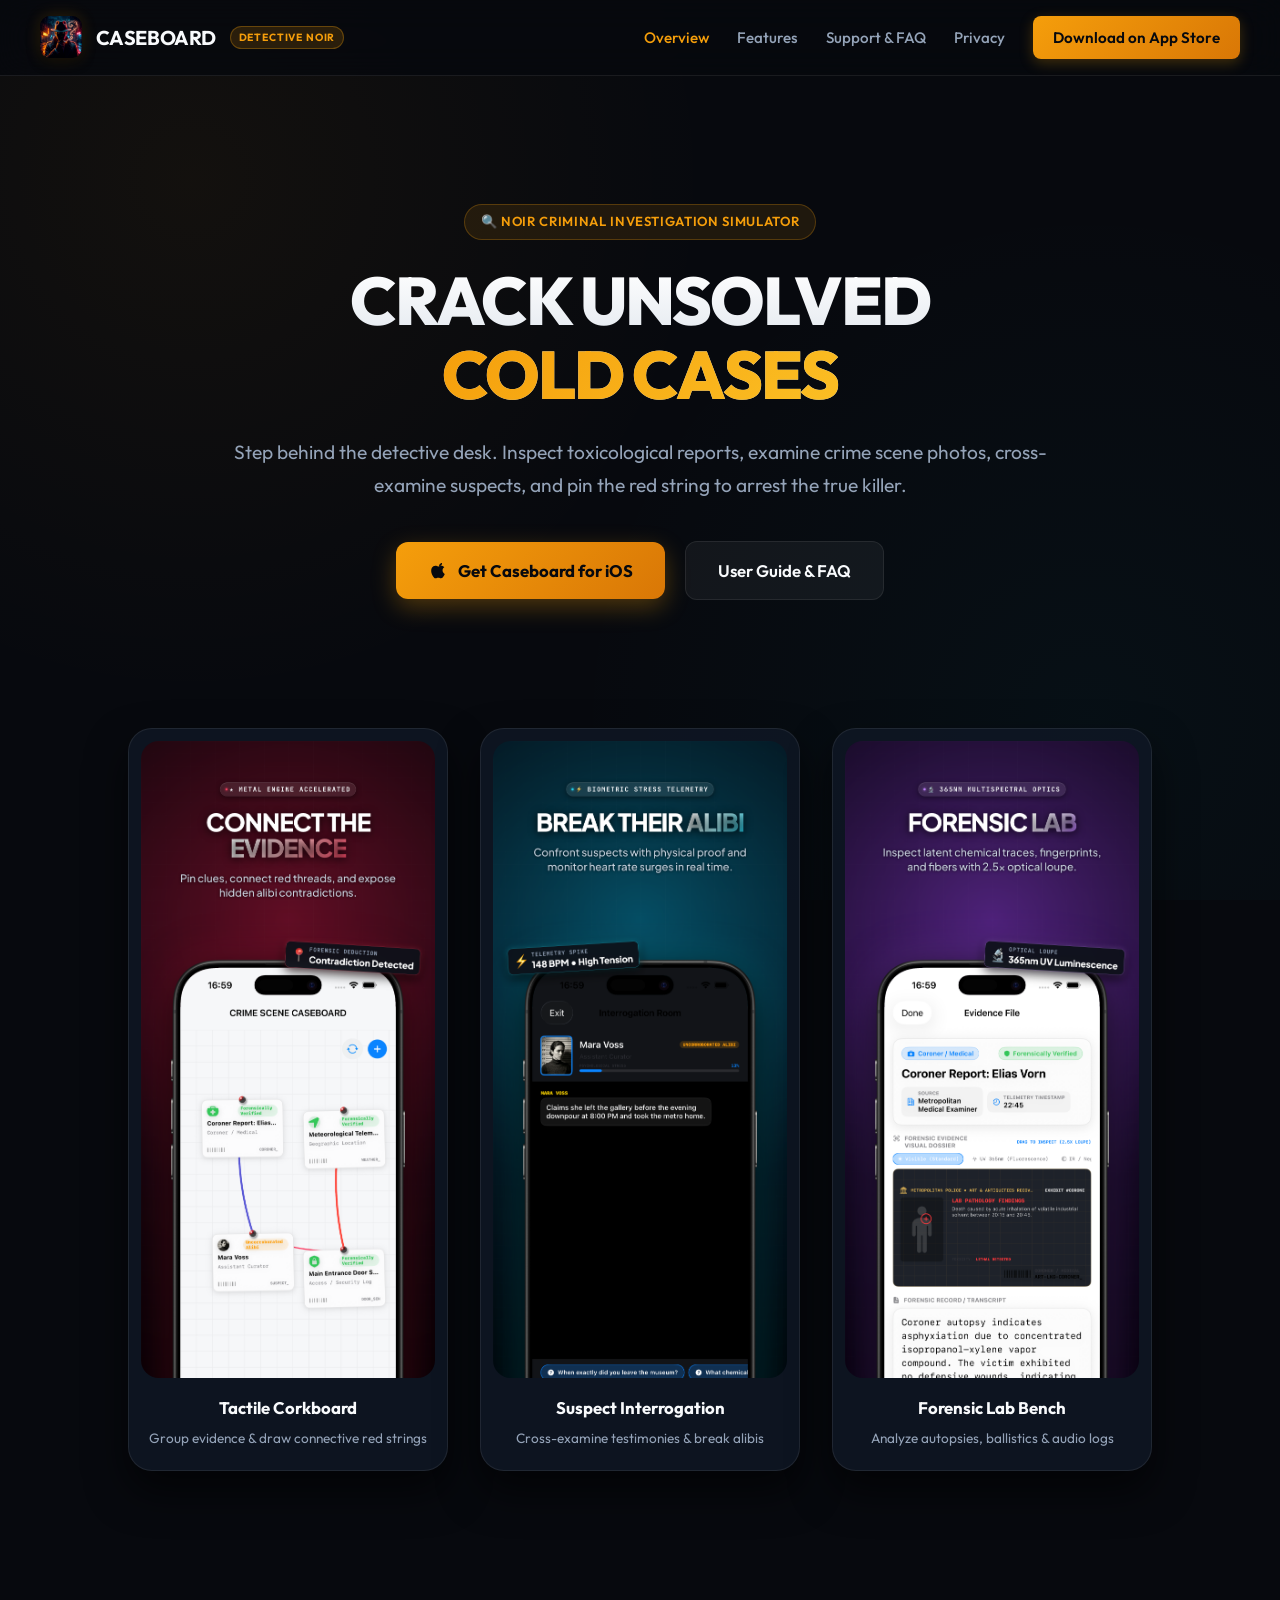
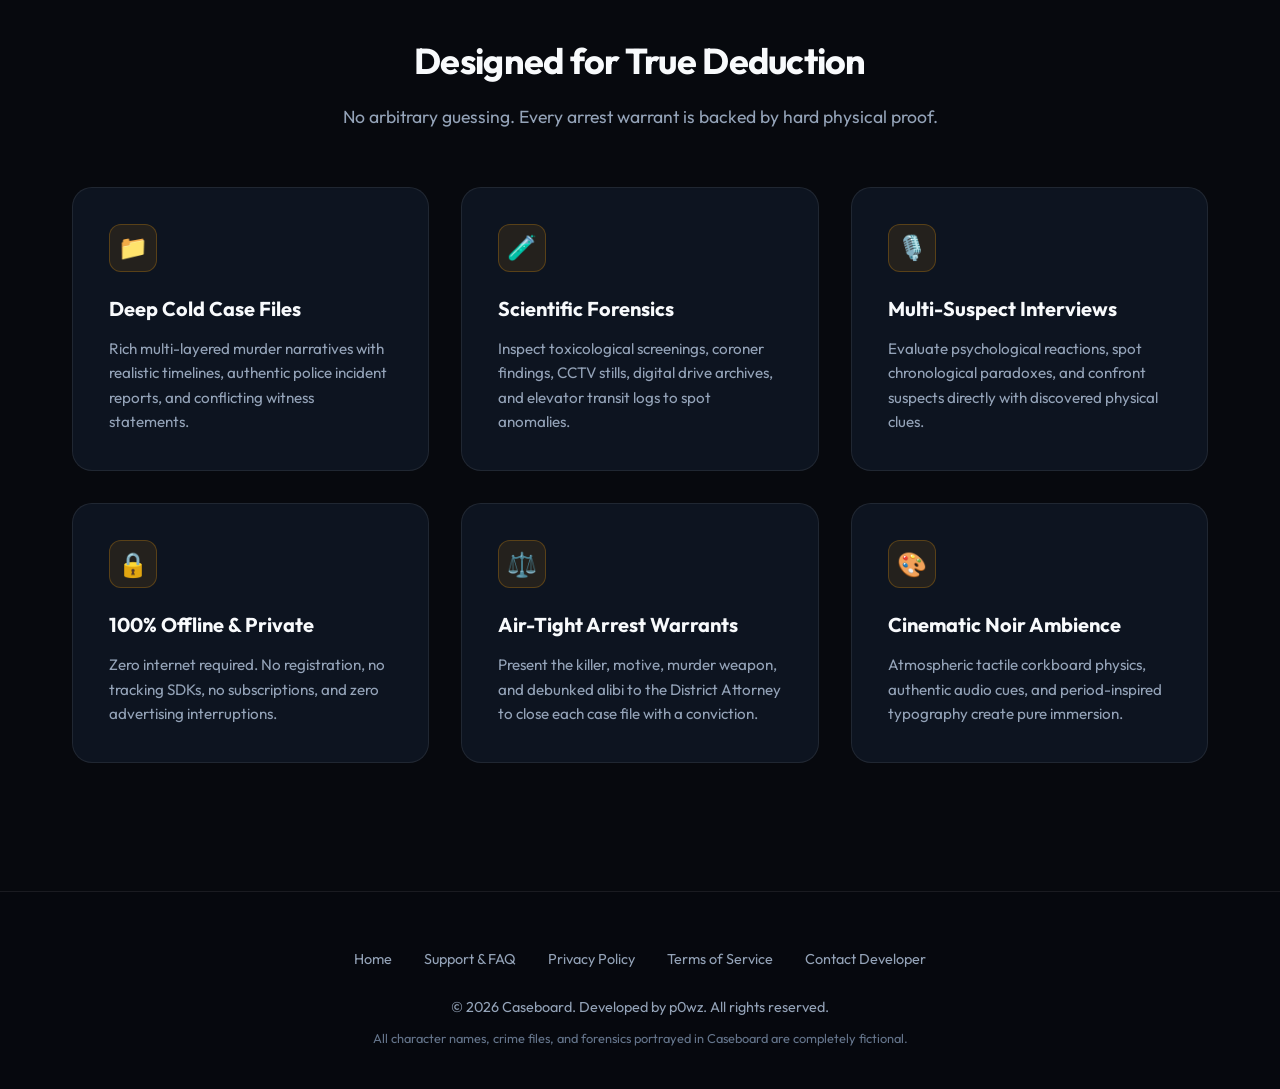
<file: docs/index.html>
<!DOCTYPE html>
<html lang="en">
<head>
  <meta charset="UTF-8">
  <meta name="viewport" content="width=device-width, initial-scale=1.0">
  <title>Caseboard: Detective Mystery — Official Site</title>
  <meta name="description" content="Step behind the detective desk. Inspect forensic evidence, cross-examine suspects, and solve cold cases in this immersive noir detective board experience for iOS.">
  <meta property="og:title" content="Caseboard: Detective Mystery">
  <meta property="og:description" content="Crack unsolved cold cases with physical evidence, autopsy files, and tactile suspect corkboards.">
  <meta property="og:type" content="website">
  <meta property="og:image" content="assets/app_icon.png">
  <link rel="preconnect" href="https://fonts.googleapis.com">
  <link rel="preconnect" href="https://fonts.gstatic.com" crossorigin>
  <link href="https://fonts.googleapis.com/css2?family=Outfit:wght@400;500;600;700;800&family=JetBrains+Mono:wght@400;500&display=swap" rel="stylesheet">
  <link rel="stylesheet" href="style.css">
</head>
<body>

  <!-- Navigation -->
  <header>
    <div class="nav-container">
      <a href="index.html" class="brand">
        <img src="assets/app_icon.png" alt="Caseboard Detective Badge Logo">
        <span>CASEBOARD</span>
        <span class="badge">DETECTIVE NOIR</span>
      </a>
      <nav class="nav-links">
        <a href="index.html" class="active">Overview</a>
        <a href="#features">Features</a>
        <a href="support.html">Support & FAQ</a>
        <a href="privacy.html">Privacy</a>
        <a href="https://apps.apple.com" class="btn-nav" id="btn-download-nav">Download on App Store</a>
      </nav>
    </div>
  </header>

  <main class="container">
    <!-- Hero Section -->
    <section class="hero">
      <div class="hero-tag">🔍 Noir Criminal Investigation Simulator</div>
      <h1>CRACK UNSOLVED <br><span class="highlight">COLD CASES</span></h1>
      <p class="lead">
        Step behind the detective desk. Inspect toxicological reports, examine crime scene photos, cross-examine suspects, and pin the red string to arrest the true killer.
      </p>
      <div class="hero-actions">
        <a href="https://apps.apple.com" class="btn-primary" id="hero-appstore-btn">
          <svg width="20" height="20" viewBox="0 0 24 24" fill="currentColor"><path d="M18.71 19.5c-.83 1.24-1.71 2.45-3.05 2.47-1.34.03-1.77-.79-3.29-.79-1.53 0-2 .77-3.27.82-1.31.05-2.3-1.32-3.14-2.53C4.25 17 2.94 12.45 4.7 9.39c.87-1.52 2.43-2.48 4.12-2.51 1.28-.02 2.5.87 3.29.87.78 0 2.26-1.07 3.81-.91.65.03 2.47.26 3.64 1.98-.09.06-2.17 1.28-2.15 3.81.03 3.02 2.65 4.03 2.68 4.04-.03.07-.42 1.44-1.38 2.83M15.97 6.37c.61-.75 1.04-1.8 0.92-2.85-.9.04-2.02.6-2.66 1.35-.57.65-1.07 1.72-.94 2.74 1.02.08 2.06-.52 2.68-1.24z"/></svg>
          Get Caseboard for iOS
        </a>
        <a href="support.html" class="btn-secondary">User Guide & FAQ</a>
      </div>
    </section>

    <!-- Visual Showcase -->
    <section class="showcase">
      <div class="mockup-card">
        <img src="assets/screen_01.png" alt="Tactile Cork Caseboard">
        <div class="mockup-caption">
          <h3>Tactile Corkboard</h3>
          <p>Group evidence & draw connective red strings</p>
        </div>
      </div>
      <div class="mockup-card">
        <img src="assets/screen_02.png" alt="Suspect Interrogation Room">
        <div class="mockup-caption">
          <h3>Suspect Interrogation</h3>
          <p>Cross-examine testimonies & break alibis</p>
        </div>
      </div>
      <div class="mockup-card">
        <img src="assets/screen_03.png" alt="Forensic Evidence Lab Workbench">
        <div class="mockup-caption">
          <h3>Forensic Lab Bench</h3>
          <p>Analyze autopsies, ballistics & audio logs</p>
        </div>
      </div>
    </section>

    <!-- Key Features Section -->
    <section class="features-section" id="features">
      <div class="section-header">
        <h2>Designed for True Deduction</h2>
        <p>No arbitrary guessing. Every arrest warrant is backed by hard physical proof.</p>
      </div>

      <div class="features-grid">
        <div class="feature-box">
          <div class="feature-icon">📁</div>
          <h3>Deep Cold Case Files</h3>
          <p>Rich multi-layered murder narratives with realistic timelines, authentic police incident reports, and conflicting witness statements.</p>
        </div>

        <div class="feature-box">
          <div class="feature-icon">🧪</div>
          <h3>Scientific Forensics</h3>
          <p>Inspect toxicological screenings, coroner findings, CCTV stills, digital drive archives, and elevator transit logs to spot anomalies.</p>
        </div>

        <div class="feature-box">
          <div class="feature-icon">🎙️</div>
          <h3>Multi-Suspect Interviews</h3>
          <p>Evaluate psychological reactions, spot chronological paradoxes, and confront suspects directly with discovered physical clues.</p>
        </div>

        <div class="feature-box">
          <div class="feature-icon">🔒</div>
          <h3>100% Offline & Private</h3>
          <p>Zero internet required. No registration, no tracking SDKs, no subscriptions, and zero advertising interruptions.</p>
        </div>

        <div class="feature-box">
          <div class="feature-icon">⚖️</div>
          <h3>Air-Tight Arrest Warrants</h3>
          <p>Present the killer, motive, murder weapon, and debunked alibi to the District Attorney to close each case file with a conviction.</p>
        </div>

        <div class="feature-box">
          <div class="feature-icon">🎨</div>
          <h3>Cinematic Noir Ambience</h3>
          <p>Atmospheric tactile corkboard physics, authentic audio cues, and period-inspired typography create pure immersion.</p>
        </div>
      </div>
    </section>
  </main>

  <!-- Footer -->
  <footer>
    <div class="footer-links">
      <a href="index.html">Home</a>
      <a href="support.html">Support & FAQ</a>
      <a href="privacy.html">Privacy Policy</a>
      <a href="terms.html">Terms of Service</a>
      <a href="mailto:p0wzcb@gmail.com">Contact Developer</a>
    </div>
    <p>&copy; 2026 Caseboard. Developed by p0wz. All rights reserved.</p>
    <p style="margin-top: 0.5rem; font-size: 0.8rem; color: #64748b;">
      All character names, crime files, and forensics portrayed in Caseboard are completely fictional.
    </p>
  </footer>

</body>
</html>
</file>
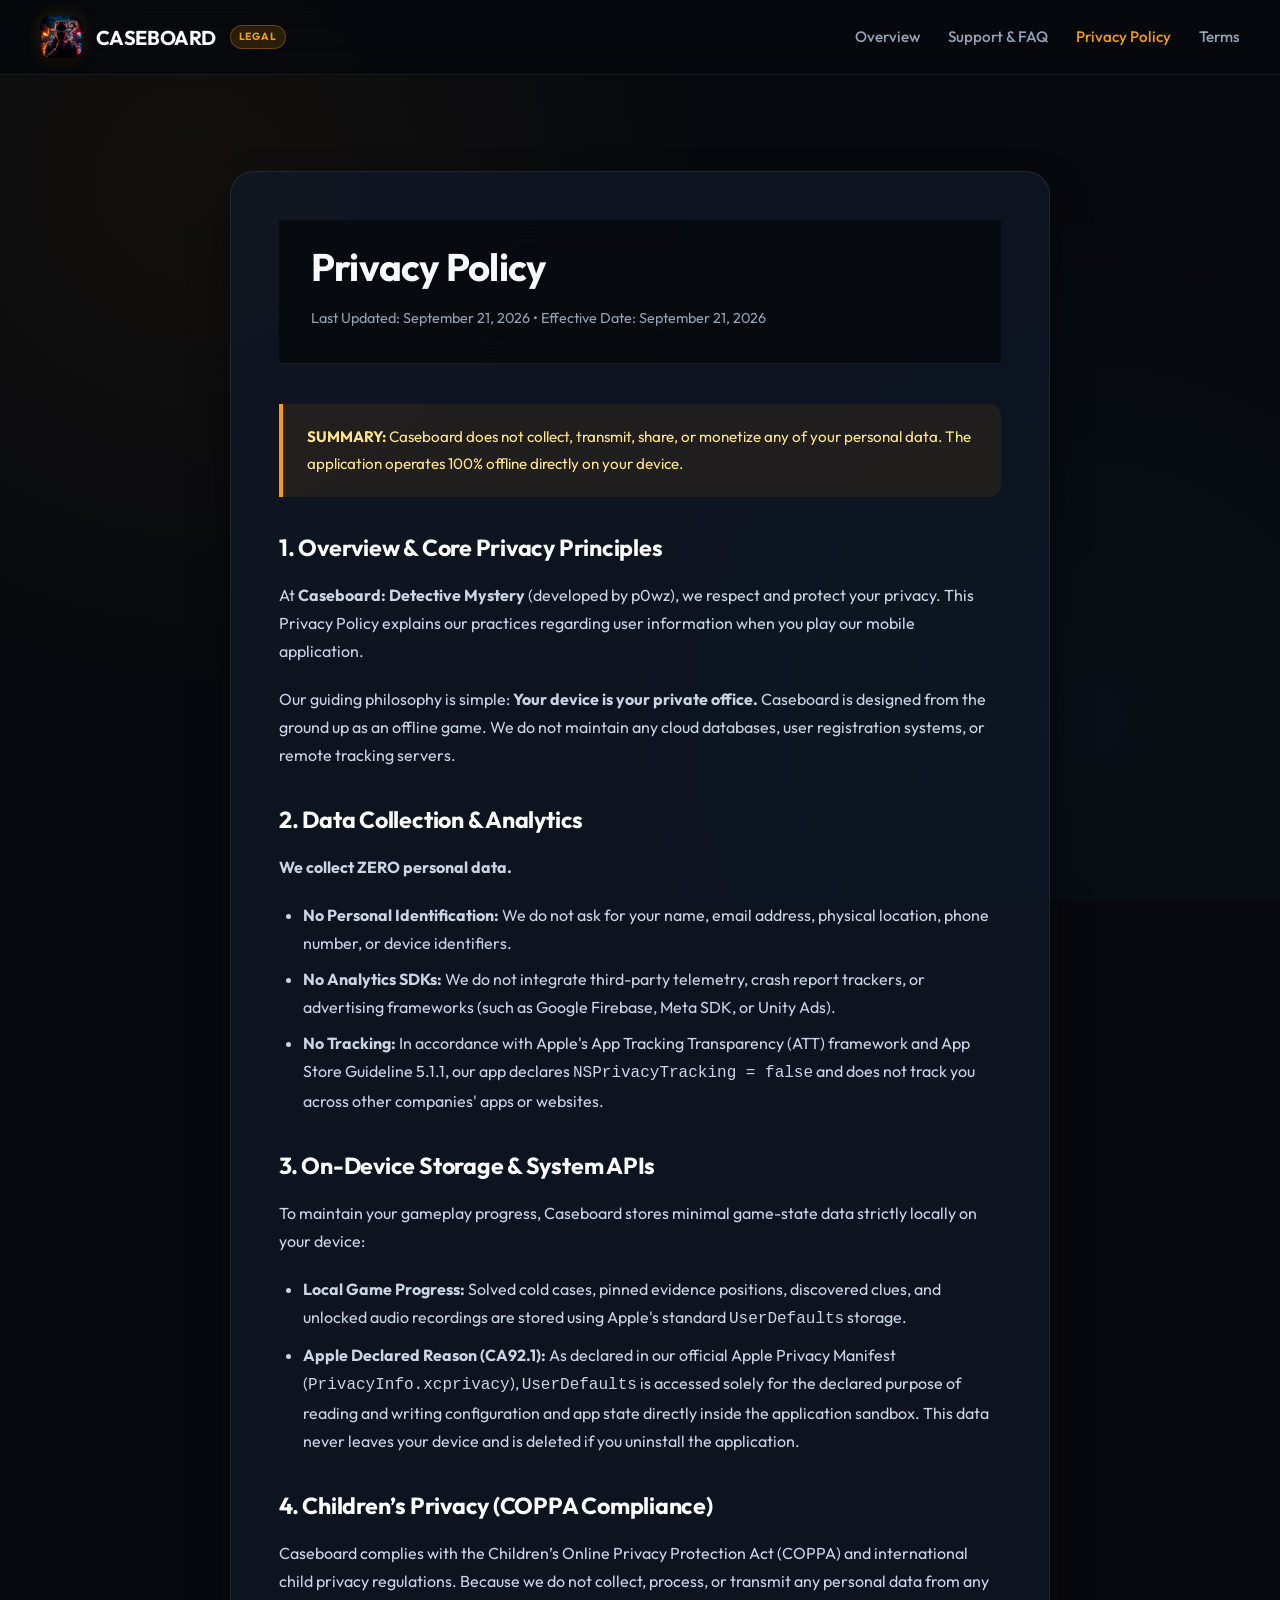
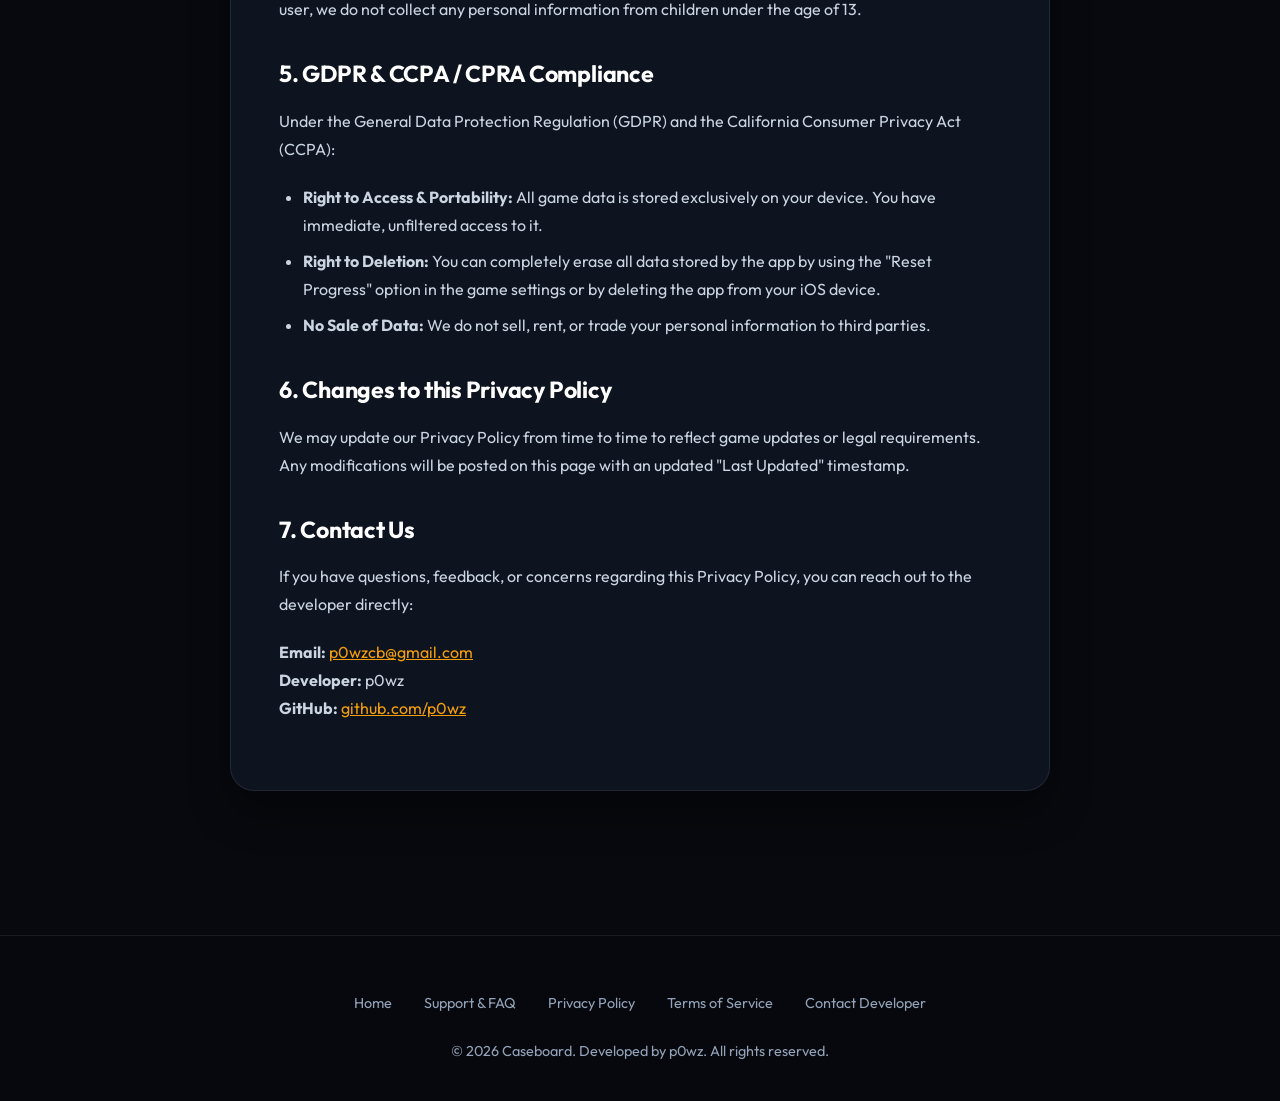
<file: docs/privacy.html>
<!DOCTYPE html>
<html lang="en">
<head>
  <meta charset="UTF-8">
  <meta name="viewport" content="width=device-width, initial-scale=1.0">
  <title>Privacy Policy — Caseboard: Detective Mystery</title>
  <meta name="description" content="Privacy Policy for Caseboard: Detective Mystery. 100% offline, zero data collection, zero third-party tracking.">
  <link rel="preconnect" href="https://fonts.googleapis.com">
  <link rel="preconnect" href="https://fonts.gstatic.com" crossorigin>
  <link href="https://fonts.googleapis.com/css2?family=Outfit:wght@400;500;600;700;800&family=JetBrains+Mono:wght@400;500&display=swap" rel="stylesheet">
  <link rel="stylesheet" href="style.css">
</head>
<body>

  <!-- Navigation -->
  <header>
    <div class="nav-container">
      <a href="index.html" class="brand">
        <img src="assets/app_icon.png" alt="Caseboard Logo">
        <span>CASEBOARD</span>
        <span class="badge">LEGAL</span>
      </a>
      <nav class="nav-links">
        <a href="index.html">Overview</a>
        <a href="support.html">Support & FAQ</a>
        <a href="privacy.html" class="active">Privacy Policy</a>
        <a href="terms.html">Terms</a>
      </nav>
    </div>
  </header>

  <main class="container">
    <article class="document-container">
      <header class="doc-header">
        <h1>Privacy Policy</h1>
        <div class="doc-meta">Last Updated: September 21, 2026 • Effective Date: September 21, 2026</div>
      </header>

      <div class="doc-content">
        <div class="doc-callout">
          <p><strong>SUMMARY:</strong> Caseboard does not collect, transmit, share, or monetize any of your personal data. The application operates 100% offline directly on your device.</p>
        </div>

        <h2>1. Overview & Core Privacy Principles</h2>
        <p>
          At <strong>Caseboard: Detective Mystery</strong> (developed by p0wz), we respect and protect your privacy. This Privacy Policy explains our practices regarding user information when you play our mobile application.
        </p>
        <p>
          Our guiding philosophy is simple: <strong>Your device is your private office.</strong> Caseboard is designed from the ground up as an offline game. We do not maintain any cloud databases, user registration systems, or remote tracking servers.
        </p>

        <h2>2. Data Collection & Analytics</h2>
        <p>
          <strong>We collect ZERO personal data.</strong>
        </p>
        <ul>
          <li><strong>No Personal Identification:</strong> We do not ask for your name, email address, physical location, phone number, or device identifiers.</li>
          <li><strong>No Analytics SDKs:</strong> We do not integrate third-party telemetry, crash report trackers, or advertising frameworks (such as Google Firebase, Meta SDK, or Unity Ads).</li>
          <li><strong>No Tracking:</strong> In accordance with Apple's App Tracking Transparency (ATT) framework and App Store Guideline 5.1.1, our app declares <code>NSPrivacyTracking = false</code> and does not track you across other companies' apps or websites.</li>
        </ul>

        <h2>3. On-Device Storage & System APIs</h2>
        <p>
          To maintain your gameplay progress, Caseboard stores minimal game-state data strictly locally on your device:
        </p>
        <ul>
          <li><strong>Local Game Progress:</strong> Solved cold cases, pinned evidence positions, discovered clues, and unlocked audio recordings are stored using Apple's standard <code>UserDefaults</code> storage.</li>
          <li><strong>Apple Declared Reason (CA92.1):</strong> As declared in our official Apple Privacy Manifest (<code>PrivacyInfo.xcprivacy</code>), <code>UserDefaults</code> is accessed solely for the declared purpose of reading and writing configuration and app state directly inside the application sandbox. This data never leaves your device and is deleted if you uninstall the application.</li>
        </ul>

        <h2>4. Children’s Privacy (COPPA Compliance)</h2>
        <p>
          Caseboard complies with the Children’s Online Privacy Protection Act (COPPA) and international child privacy regulations. Because we do not collect, process, or transmit any personal data from any user, we do not collect any personal information from children under the age of 13.
        </p>

        <h2>5. GDPR & CCPA / CPRA Compliance</h2>
        <p>
          Under the General Data Protection Regulation (GDPR) and the California Consumer Privacy Act (CCPA):
        </p>
        <ul>
          <li><strong>Right to Access & Portability:</strong> All game data is stored exclusively on your device. You have immediate, unfiltered access to it.</li>
          <li><strong>Right to Deletion:</strong> You can completely erase all data stored by the app by using the "Reset Progress" option in the game settings or by deleting the app from your iOS device.</li>
          <li><strong>No Sale of Data:</strong> We do not sell, rent, or trade your personal information to third parties.</li>
        </ul>

        <h2>6. Changes to this Privacy Policy</h2>
        <p>
          We may update our Privacy Policy from time to time to reflect game updates or legal requirements. Any modifications will be posted on this page with an updated "Last Updated" timestamp.
        </p>

        <h2>7. Contact Us</h2>
        <p>
          If you have questions, feedback, or concerns regarding this Privacy Policy, you can reach out to the developer directly:
        </p>
        <p>
          <strong>Email:</strong> <a href="mailto:p0wzcb@gmail.com" style="color: var(--accent-gold);">p0wzcb@gmail.com</a><br>
          <strong>Developer:</strong> p0wz<br>
          <strong>GitHub:</strong> <a href="https://github.com/p0wz" target="_blank" style="color: var(--accent-gold);">github.com/p0wz</a>
        </p>
      </div>
    </article>
  </main>

  <!-- Footer -->
  <footer>
    <div class="footer-links">
      <a href="index.html">Home</a>
      <a href="support.html">Support & FAQ</a>
      <a href="privacy.html">Privacy Policy</a>
      <a href="terms.html">Terms of Service</a>
      <a href="mailto:p0wzcb@gmail.com">Contact Developer</a>
    </div>
    <p>&copy; 2026 Caseboard. Developed by p0wz. All rights reserved.</p>
  </footer>

</body>
</html>
</file>
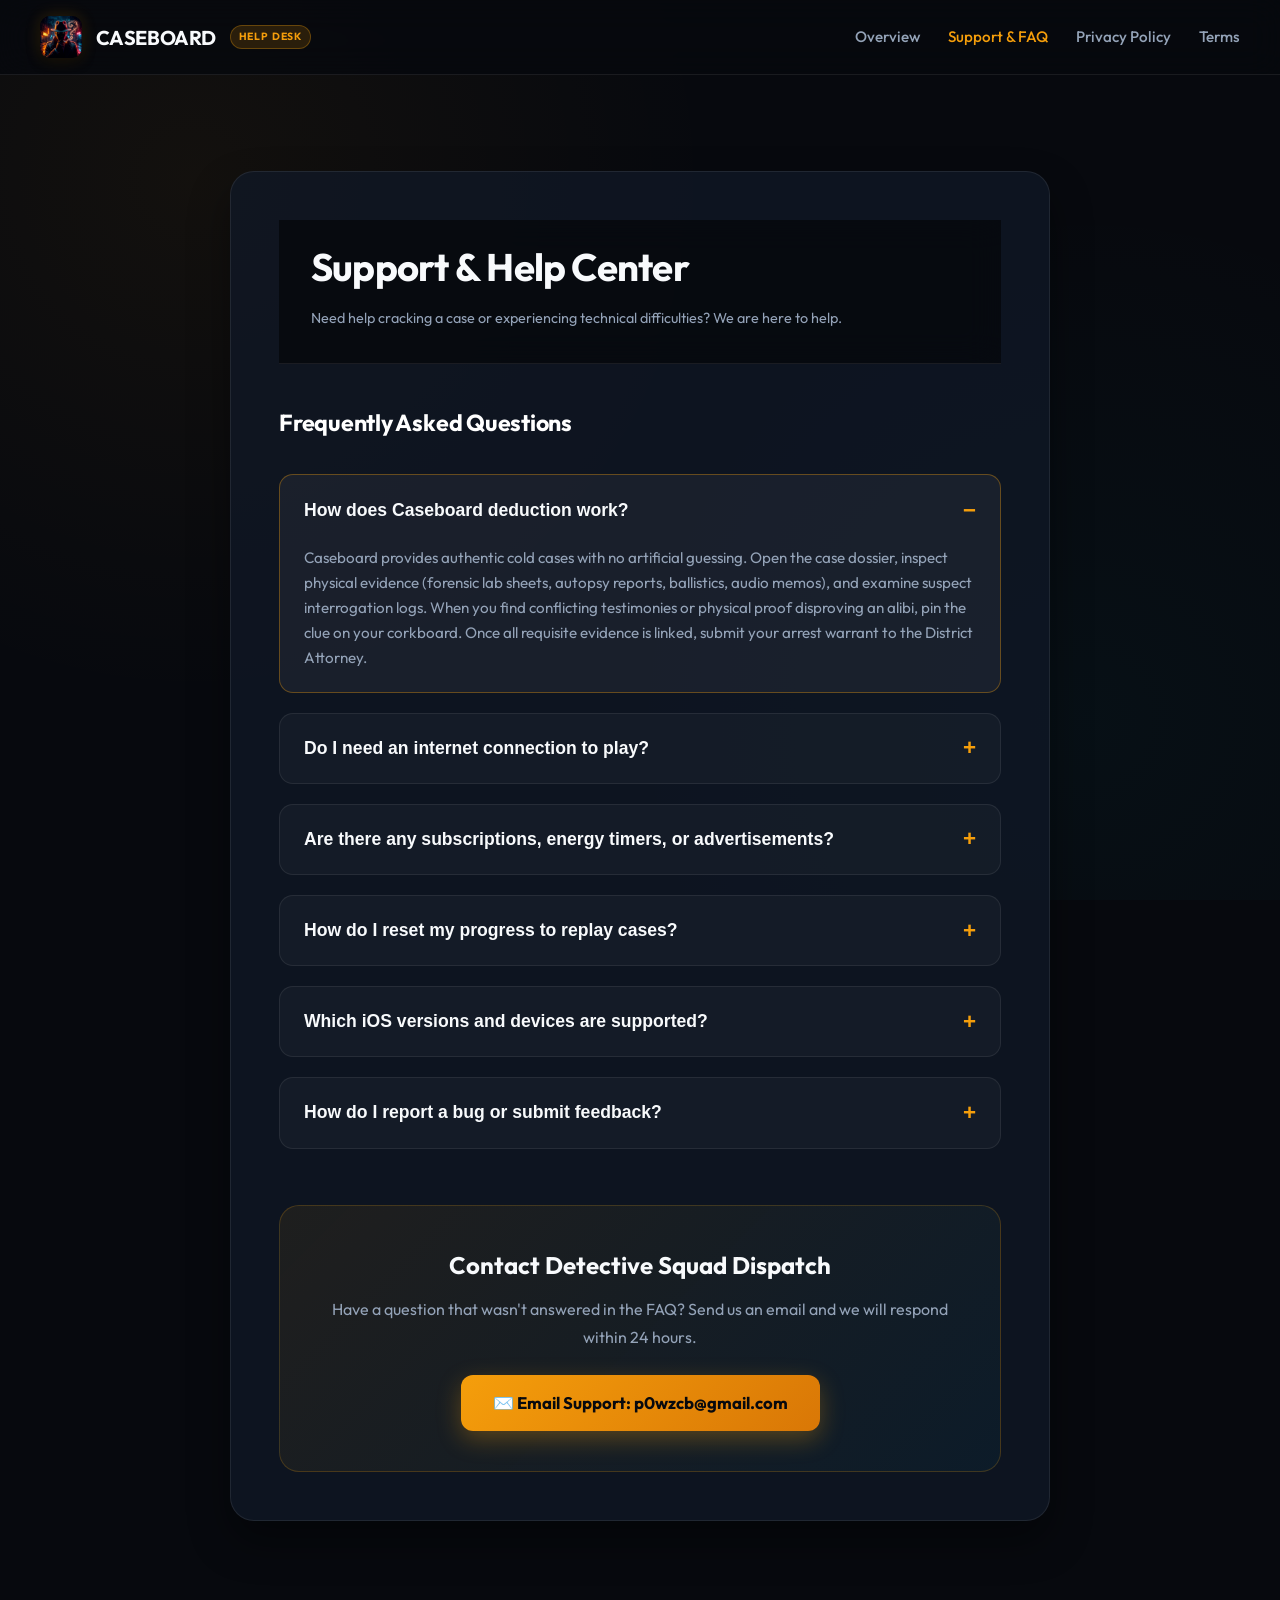
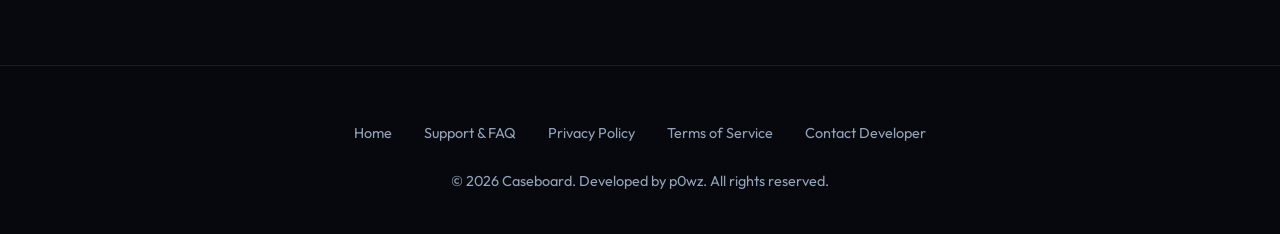
<file: docs/support.html>
<!DOCTYPE html>
<html lang="en">
<head>
  <meta charset="UTF-8">
  <meta name="viewport" content="width=device-width, initial-scale=1.0">
  <title>Support & FAQ — Caseboard: Detective Mystery</title>
  <meta name="description" content="Support, User Guide, and Frequently Asked Questions for Caseboard: Detective Mystery.">
  <link rel="preconnect" href="https://fonts.googleapis.com">
  <link rel="preconnect" href="https://fonts.gstatic.com" crossorigin>
  <link href="https://fonts.googleapis.com/css2?family=Outfit:wght@400;500;600;700;800&family=JetBrains+Mono:wght@400;500&display=swap" rel="stylesheet">
  <link rel="stylesheet" href="style.css">
</head>
<body>

  <!-- Navigation -->
  <header>
    <div class="nav-container">
      <a href="index.html" class="brand">
        <img src="assets/app_icon.png" alt="Caseboard Logo">
        <span>CASEBOARD</span>
        <span class="badge">HELP DESK</span>
      </a>
      <nav class="nav-links">
        <a href="index.html">Overview</a>
        <a href="support.html" class="active">Support & FAQ</a>
        <a href="privacy.html">Privacy Policy</a>
        <a href="terms.html">Terms</a>
      </nav>
    </div>
  </header>

  <main class="container">
    <article class="document-container">
      <header class="doc-header">
        <h1>Support & Help Center</h1>
        <div class="doc-meta">Need help cracking a case or experiencing technical difficulties? We are here to help.</div>
      </header>

      <div class="doc-content">
        <h2>Frequently Asked Questions</h2>

        <div class="faq-list">
          <div class="faq-item active">
            <button class="faq-question">How does Caseboard deduction work?</button>
            <div class="faq-answer">
              Caseboard provides authentic cold cases with no artificial guessing. Open the case dossier, inspect physical evidence (forensic lab sheets, autopsy reports, ballistics, audio memos), and examine suspect interrogation logs. When you find conflicting testimonies or physical proof disproving an alibi, pin the clue on your corkboard. Once all requisite evidence is linked, submit your arrest warrant to the District Attorney.
            </div>
          </div>

          <div class="faq-item">
            <button class="faq-question">Do I need an internet connection to play?</button>
            <div class="faq-answer">
              No! Caseboard is 100% offline. All cases, high-resolution forensic images, audio tracks, and logic run entirely on your device. You can play on airplanes, subways, or anywhere without cell reception or Wi-Fi.
            </div>
          </div>

          <div class="faq-item">
            <button class="faq-question">Are there any subscriptions, energy timers, or advertisements?</button>
            <div class="faq-answer">
              No. Caseboard features zero video ads, zero pop-up banners, and zero energy timers. You can investigate at your own pace without arbitrary interruptions or paywalls.
            </div>
          </div>

          <div class="faq-item">
            <button class="faq-question">How do I reset my progress to replay cases?</button>
            <div class="faq-answer">
              You can reset your progress at any time inside the app by opening the Settings menu from the main dashboard and selecting "Reset Investigation Progress". This will clear your pinned clues and allow you to re-solve cases from scratch.
            </div>
          </div>

          <div class="faq-item">
            <button class="faq-question">Which iOS versions and devices are supported?</button>
            <div class="faq-answer">
              Caseboard is designed for iPhone and iPad running iOS 16.0 or newer. It is optimized for all modern display sizes, including iPhone 16 Pro Max, iPhone 15 series, and dynamic retina displays.
            </div>
          </div>

          <div class="faq-item">
            <button class="faq-question">How do I report a bug or submit feedback?</button>
            <div class="faq-answer">
              We take quality and player feedback seriously. If you encounter an issue or have suggestions for new cold case stories, please email us directly with your device model and iOS version.
            </div>
          </div>
        </div>

        <!-- Contact Form Box -->
        <div class="contact-card">
          <h3>Contact Detective Squad Dispatch</h3>
          <p>Have a question that wasn't answered in the FAQ? Send us an email and we will respond within 24 hours.</p>
          <a href="mailto:p0wzcb@gmail.com?subject=Caseboard%20Support%20Request" class="btn-primary" id="btn-email-support">
            ✉️ Email Support: p0wzcb@gmail.com
          </a>
        </div>
      </div>
    </article>
  </main>

  <!-- Footer -->
  <footer>
    <div class="footer-links">
      <a href="index.html">Home</a>
      <a href="support.html">Support & FAQ</a>
      <a href="privacy.html">Privacy Policy</a>
      <a href="terms.html">Terms of Service</a>
      <a href="mailto:p0wzcb@gmail.com">Contact Developer</a>
    </div>
    <p>&copy; 2026 Caseboard. Developed by p0wz. All rights reserved.</p>
  </footer>

  <script>
    document.querySelectorAll('.faq-question').forEach(button => {
      button.addEventListener('click', () => {
        const item = button.parentElement;
        item.classList.toggle('active');
      });
    });
  </script>

</body>
</html>
</file>
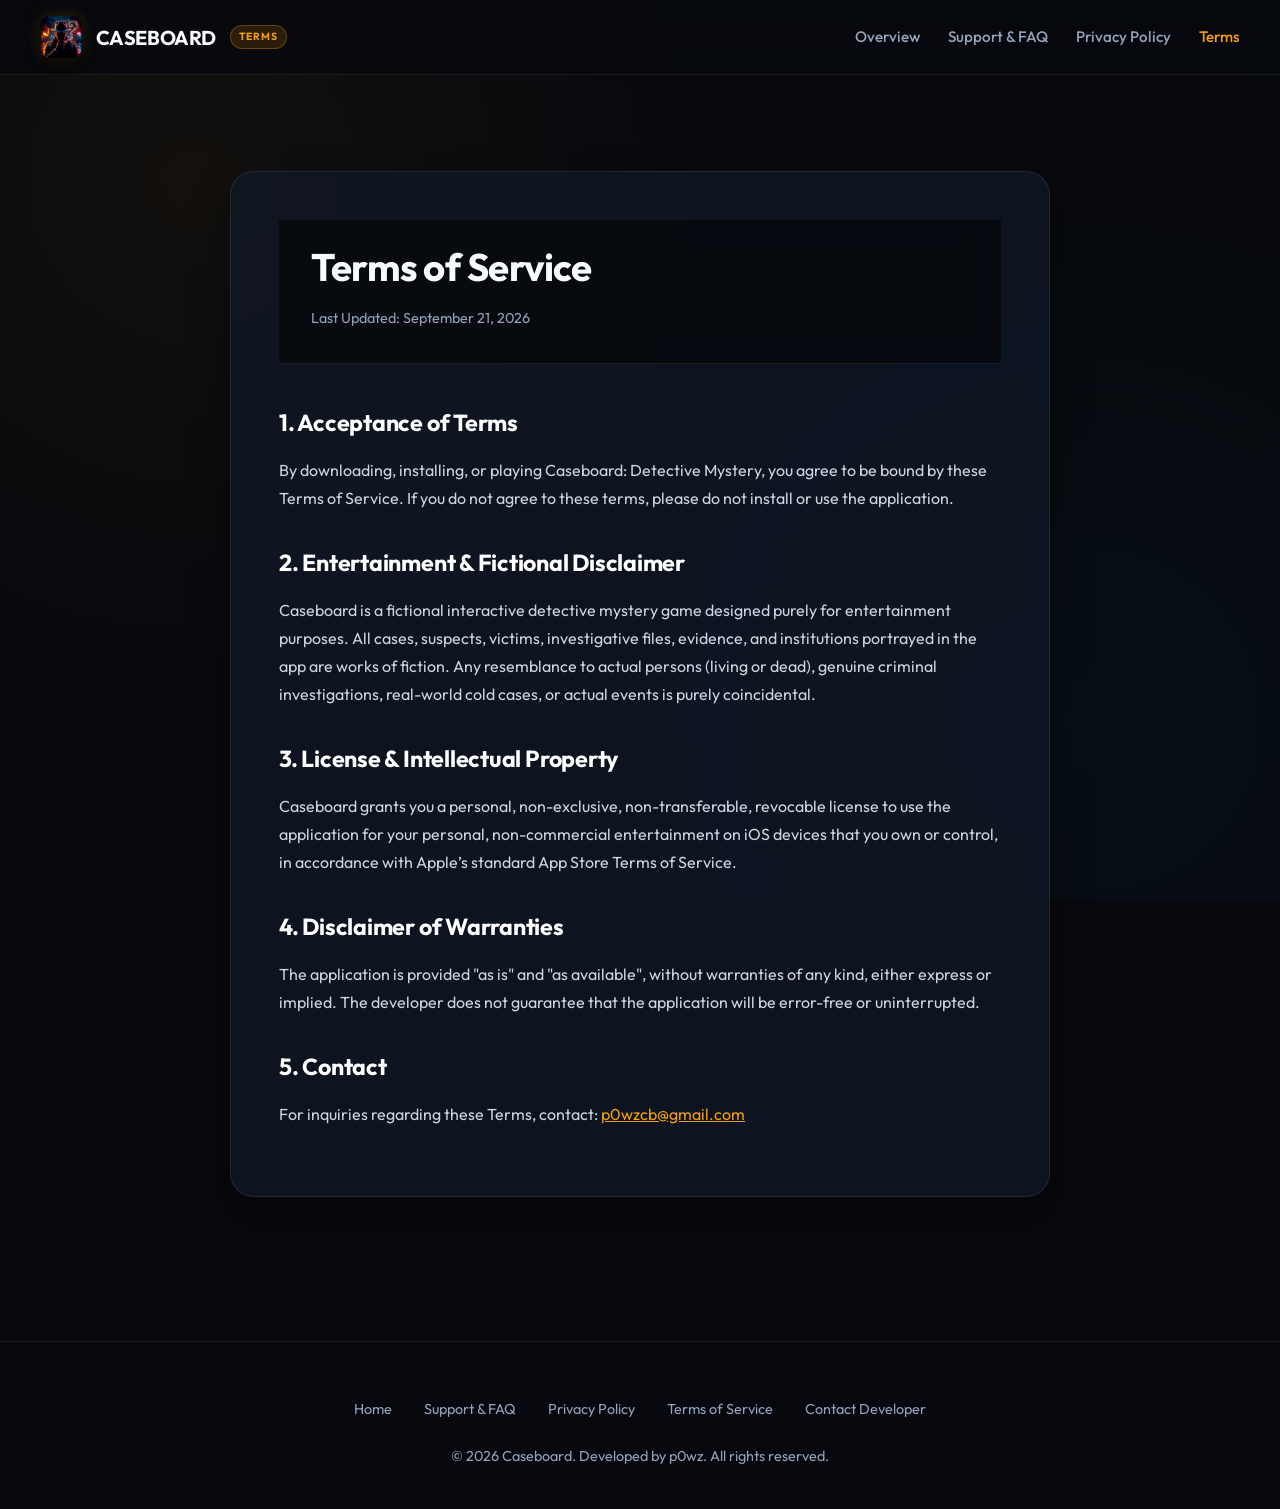
<file: docs/terms.html>
<!DOCTYPE html>
<html lang="en">
<head>
  <meta charset="UTF-8">
  <meta name="viewport" content="width=device-width, initial-scale=1.0">
  <title>Terms of Service — Caseboard: Detective Mystery</title>
  <meta name="description" content="Terms of Service for Caseboard: Detective Mystery.">
  <link rel="preconnect" href="https://fonts.googleapis.com">
  <link rel="preconnect" href="https://fonts.gstatic.com" crossorigin>
  <link href="https://fonts.googleapis.com/css2?family=Outfit:wght@400;500;600;700;800&family=JetBrains+Mono:wght@400;500&display=swap" rel="stylesheet">
  <link rel="stylesheet" href="style.css">
</head>
<body>

  <header>
    <div class="nav-container">
      <a href="index.html" class="brand">
        <img src="assets/app_icon.png" alt="Caseboard Logo">
        <span>CASEBOARD</span>
        <span class="badge">TERMS</span>
      </a>
      <nav class="nav-links">
        <a href="index.html">Overview</a>
        <a href="support.html">Support & FAQ</a>
        <a href="privacy.html">Privacy Policy</a>
        <a href="terms.html" class="active">Terms</a>
      </nav>
    </div>
  </header>

  <main class="container">
    <article class="document-container">
      <header class="doc-header">
        <h1>Terms of Service</h1>
        <div class="doc-meta">Last Updated: September 21, 2026</div>
      </header>

      <div class="doc-content">
        <h2>1. Acceptance of Terms</h2>
        <p>By downloading, installing, or playing Caseboard: Detective Mystery, you agree to be bound by these Terms of Service. If you do not agree to these terms, please do not install or use the application.</p>

        <h2>2. Entertainment & Fictional Disclaimer</h2>
        <p>Caseboard is a fictional interactive detective mystery game designed purely for entertainment purposes. All cases, suspects, victims, investigative files, evidence, and institutions portrayed in the app are works of fiction. Any resemblance to actual persons (living or dead), genuine criminal investigations, real-world cold cases, or actual events is purely coincidental.</p>

        <h2>3. License & Intellectual Property</h2>
        <p>Caseboard grants you a personal, non-exclusive, non-transferable, revocable license to use the application for your personal, non-commercial entertainment on iOS devices that you own or control, in accordance with Apple’s standard App Store Terms of Service.</p>

        <h2>4. Disclaimer of Warranties</h2>
        <p>The application is provided "as is" and "as available", without warranties of any kind, either express or implied. The developer does not guarantee that the application will be error-free or uninterrupted.</p>

        <h2>5. Contact</h2>
        <p>For inquiries regarding these Terms, contact: <a href="mailto:p0wzcb@gmail.com" style="color: var(--accent-gold);">p0wzcb@gmail.com</a></p>
      </div>
    </article>
  </main>

  <footer>
    <div class="footer-links">
      <a href="index.html">Home</a>
      <a href="support.html">Support & FAQ</a>
      <a href="privacy.html">Privacy Policy</a>
      <a href="terms.html">Terms of Service</a>
      <a href="mailto:p0wzcb@gmail.com">Contact Developer</a>
    </div>
    <p>&copy; 2026 Caseboard. Developed by p0wz. All rights reserved.</p>
  </footer>

</body>
</html>
</file>
<file: docs/style.css>
:root {
  --bg-dark: #07090e;
  --bg-card: rgba(17, 24, 39, 0.75);
  --bg-card-hover: rgba(26, 36, 56, 0.85);
  --border-color: rgba(255, 255, 255, 0.08);
  --border-hover: rgba(245, 158, 11, 0.35);
  --text-main: #f8fafc;
  --text-muted: #94a3b8;
  --accent-gold: #f59e0b;
  --accent-gold-glow: rgba(245, 158, 11, 0.2);
  --accent-crimson: #ef4444;
  --accent-cyan: #06b6d4;
  --font-main: 'Outfit', -apple-system, BlinkMacSystemFont, "Segoe UI", Roboto, sans-serif;
  --font-mono: 'JetBrains Mono', monospace;
  --transition: all 0.25s cubic-bezier(0.16, 1, 0.3, 1);
}

* {
  margin: 0;
  padding: 0;
  box-sizing: border-box;
}

body {
  background-color: var(--bg-dark);
  color: var(--text-main);
  font-family: var(--font-main);
  line-height: 1.65;
  overflow-x: hidden;
  background-image: 
    radial-gradient(circle at 15% 20%, rgba(245, 158, 11, 0.05) 0%, transparent 40%),
    radial-gradient(circle at 85% 80%, rgba(6, 182, 212, 0.04) 0%, transparent 40%);
  background-attachment: fixed;
}

/* Header & Navigation */
header {
  position: sticky;
  top: 0;
  z-index: 100;
  background: rgba(7, 9, 14, 0.85);
  backdrop-filter: blur(16px);
  -webkit-backdrop-filter: blur(16px);
  border-bottom: 1px solid var(--border-color);
  padding: 1rem 2rem;
}

.nav-container {
  max-width: 1200px;
  margin: 0 auto;
  display: flex;
  justify-content: space-between;
  align-items: center;
}

.brand {
  display: flex;
  align-items: center;
  gap: 0.85rem;
  text-decoration: none;
  color: var(--text-main);
  font-weight: 700;
  font-size: 1.25rem;
  letter-spacing: -0.02em;
}

.brand img {
  width: 42px;
  height: 42px;
  border-radius: 10px;
  box-shadow: 0 4px 12px rgba(0, 0, 0, 0.5), 0 0 16px var(--accent-gold-glow);
}

.brand span.badge {
  font-size: 0.65rem;
  background: rgba(245, 158, 11, 0.15);
  color: var(--accent-gold);
  border: 1px solid rgba(245, 158, 11, 0.3);
  padding: 2px 8px;
  border-radius: 20px;
  text-transform: uppercase;
  letter-spacing: 0.08em;
}

nav.nav-links {
  display: flex;
  align-items: center;
  gap: 1.75rem;
}

nav.nav-links a {
  color: var(--text-muted);
  text-decoration: none;
  font-size: 0.95rem;
  font-weight: 500;
  transition: var(--transition);
}

nav.nav-links a:hover,
nav.nav-links a.active {
  color: var(--accent-gold);
}

.btn-nav {
  background: linear-gradient(135deg, #f59e0b, #d97706);
  color: #07090e !important;
  font-weight: 600 !important;
  padding: 0.55rem 1.25rem;
  border-radius: 8px;
  box-shadow: 0 4px 14px rgba(245, 158, 11, 0.25);
  transition: var(--transition);
}

.btn-nav:hover {
  transform: translateY(-1px);
  box-shadow: 0 6px 20px rgba(245, 158, 11, 0.4);
}

/* Container */
.container {
  max-width: 1200px;
  margin: 0 auto;
  padding: 4rem 2rem;
}

/* Hero Section */
.hero {
  text-align: center;
  padding: 4rem 1rem 5rem;
  max-width: 860px;
  margin: 0 auto;
}

.hero-tag {
  display: inline-flex;
  align-items: center;
  gap: 0.5rem;
  background: rgba(245, 158, 11, 0.1);
  border: 1px solid rgba(245, 158, 11, 0.25);
  color: var(--accent-gold);
  padding: 0.4rem 1rem;
  border-radius: 50px;
  font-size: 0.82rem;
  font-weight: 600;
  letter-spacing: 0.05em;
  text-transform: uppercase;
  margin-bottom: 1.5rem;
}

.hero h1 {
  font-size: clamp(2.5rem, 6vw, 4.2rem);
  font-weight: 800;
  line-height: 1.1;
  letter-spacing: -0.03em;
  margin-bottom: 1.5rem;
  background: linear-gradient(180deg, #ffffff 0%, #cbd5e1 100%);
  -webkit-background-clip: text;
  -webkit-text-fill-color: transparent;
}

.hero h1 .highlight {
  background: linear-gradient(135deg, #f59e0b 0%, #fbbf24 100%);
  -webkit-background-clip: text;
  -webkit-text-fill-color: transparent;
}

.hero p.lead {
  font-size: 1.2rem;
  color: var(--text-muted);
  line-height: 1.7;
  margin-bottom: 2.5rem;
}

.hero-actions {
  display: flex;
  justify-content: center;
  align-items: center;
  gap: 1.25rem;
  flex-wrap: wrap;
}

.btn-primary {
  background: linear-gradient(135deg, #f59e0b, #d97706);
  color: #07090e;
  font-weight: 700;
  font-size: 1.05rem;
  padding: 0.9rem 2rem;
  border-radius: 12px;
  text-decoration: none;
  display: inline-flex;
  align-items: center;
  gap: 0.65rem;
  box-shadow: 0 8px 24px rgba(245, 158, 11, 0.3);
  transition: var(--transition);
}

.btn-primary:hover {
  transform: translateY(-2px);
  box-shadow: 0 12px 30px rgba(245, 158, 11, 0.45);
}

.btn-secondary {
  background: rgba(255, 255, 255, 0.05);
  color: var(--text-main);
  border: 1px solid var(--border-color);
  font-weight: 600;
  font-size: 1.05rem;
  padding: 0.9rem 2rem;
  border-radius: 12px;
  text-decoration: none;
  transition: var(--transition);
}

.btn-secondary:hover {
  background: rgba(255, 255, 255, 0.08);
  border-color: rgba(255, 255, 255, 0.2);
}

/* App Mockup Showcase */
.showcase {
  display: flex;
  justify-content: center;
  gap: 2rem;
  margin: 3rem 0 6rem;
  flex-wrap: wrap;
}

.mockup-card {
  background: var(--bg-card);
  border: 1px solid var(--border-color);
  border-radius: 24px;
  padding: 0.75rem;
  max-width: 320px;
  transition: var(--transition);
  box-shadow: 0 20px 40px rgba(0, 0, 0, 0.6);
}

.mockup-card:hover {
  transform: translateY(-6px);
  border-color: var(--border-hover);
  box-shadow: 0 25px 50px rgba(245, 158, 11, 0.15);
}

.mockup-card img {
  width: 100%;
  border-radius: 18px;
  display: block;
}

.mockup-caption {
  text-align: center;
  padding: 1rem 0.5rem 0.5rem;
}

.mockup-caption h3 {
  font-size: 1.05rem;
  margin-bottom: 0.35rem;
}

.mockup-caption p {
  font-size: 0.85rem;
  color: var(--text-muted);
}

/* Features Grid */
.features-section {
  padding: 4rem 0;
}

.section-header {
  text-align: center;
  margin-bottom: 3.5rem;
}

.section-header h2 {
  font-size: 2.25rem;
  letter-spacing: -0.02em;
  margin-bottom: 0.75rem;
}

.section-header p {
  color: var(--text-muted);
  font-size: 1.1rem;
}

.features-grid {
  display: grid;
  grid-template-columns: repeat(auto-fit, minmax(320px, 1fr));
  gap: 2rem;
}

.feature-box {
  background: var(--bg-card);
  border: 1px solid var(--border-color);
  border-radius: 20px;
  padding: 2.25rem;
  transition: var(--transition);
}

.feature-box:hover {
  background: var(--bg-card-hover);
  border-color: var(--border-hover);
  transform: translateY(-3px);
}

.feature-icon {
  width: 48px;
  height: 48px;
  border-radius: 12px;
  display: flex;
  align-items: center;
  justify-content: center;
  font-size: 1.5rem;
  margin-bottom: 1.25rem;
  background: rgba(245, 158, 11, 0.1);
  border: 1px solid rgba(245, 158, 11, 0.25);
  color: var(--accent-gold);
}

.feature-box h3 {
  font-size: 1.25rem;
  margin-bottom: 0.75rem;
}

.feature-box p {
  color: var(--text-muted);
  font-size: 0.95rem;
  line-height: 1.6;
}

/* Document & Policy Article */
.document-container {
  max-width: 820px;
  margin: 2rem auto 5rem;
  background: var(--bg-card);
  border: 1px solid var(--border-color);
  border-radius: 24px;
  padding: 3rem;
  box-shadow: 0 20px 40px rgba(0, 0, 0, 0.4);
}

.doc-header {
  border-bottom: 1px solid var(--border-color);
  padding-bottom: 2rem;
  margin-bottom: 2.5rem;
}

.doc-header h1 {
  font-size: 2.4rem;
  margin-bottom: 0.5rem;
  letter-spacing: -0.02em;
}

.doc-meta {
  color: var(--text-muted);
  font-size: 0.9rem;
}

.doc-content h2 {
  font-size: 1.45rem;
  margin: 2rem 0 0.85rem;
  color: #ffffff;
  letter-spacing: -0.01em;
}

.doc-content p, .doc-content ul {
  color: #cbd5e1;
  font-size: 1rem;
  line-height: 1.75;
  margin-bottom: 1.25rem;
}

.doc-content ul {
  padding-left: 1.5rem;
}

.doc-content li {
  margin-bottom: 0.5rem;
}

.doc-callout {
  background: rgba(245, 158, 11, 0.08);
  border-left: 4px solid var(--accent-gold);
  padding: 1.25rem 1.5rem;
  border-radius: 0 12px 12px 0;
  margin: 1.75rem 0;
}

.doc-callout p {
  margin: 0;
  color: #fde68a;
  font-size: 0.95rem;
}

/* FAQ Accordion */
.faq-list {
  display: flex;
  flex-direction: column;
  gap: 1.25rem;
  margin-top: 2rem;
}

.faq-item {
  background: rgba(255, 255, 255, 0.03);
  border: 1px solid var(--border-color);
  border-radius: 14px;
  overflow: hidden;
  transition: var(--transition);
}

.faq-question {
  width: 100%;
  text-align: left;
  background: none;
  border: none;
  color: var(--text-main);
  font-size: 1.1rem;
  font-weight: 600;
  padding: 1.35rem 1.5rem;
  cursor: pointer;
  display: flex;
  justify-content: space-between;
  align-items: center;
}

.faq-answer {
  max-height: 0;
  overflow: hidden;
  transition: max-height 0.3s ease-out, padding 0.3s ease;
  padding: 0 1.5rem;
  color: var(--text-muted);
  font-size: 0.95rem;
  line-height: 1.65;
}

.faq-item.active {
  border-color: var(--border-hover);
  background: rgba(255, 255, 255, 0.05);
}

.faq-item.active .faq-answer {
  max-height: 300px;
  padding-bottom: 1.35rem;
}

.faq-question::after {
  content: '+';
  font-size: 1.4rem;
  color: var(--accent-gold);
  transition: transform 0.25s ease;
}

.faq-item.active .faq-question::after {
  content: '−';
  transform: rotate(180deg);
}

/* Contact Box */
.contact-card {
  margin-top: 3.5rem;
  background: linear-gradient(135deg, rgba(245, 158, 11, 0.08), rgba(6, 182, 212, 0.05));
  border: 1px solid rgba(245, 158, 11, 0.2);
  border-radius: 20px;
  padding: 2.5rem;
  text-align: center;
}

.contact-card h3 {
  font-size: 1.5rem;
  margin-bottom: 0.6rem;
}

.contact-card p {
  color: var(--text-muted);
  margin-bottom: 1.5rem;
}

/* Footer */
footer {
  border-top: 1px solid var(--border-color);
  background: rgba(7, 9, 14, 0.95);
  padding: 3.5rem 2rem 2.5rem;
  text-align: center;
  color: var(--text-muted);
  font-size: 0.9rem;
}

.footer-links {
  display: flex;
  justify-content: center;
  gap: 2rem;
  margin-bottom: 1.5rem;
  flex-wrap: wrap;
}

.footer-links a {
  color: var(--text-muted);
  text-decoration: none;
  transition: var(--transition);
}

.footer-links a:hover {
  color: var(--accent-gold);
}

@media (max-width: 768px) {
  .nav-links {
    display: none;
  }
  .container {
    padding: 2rem 1.25rem;
  }
  .document-container {
    padding: 1.75rem;
  }
}
</file>
